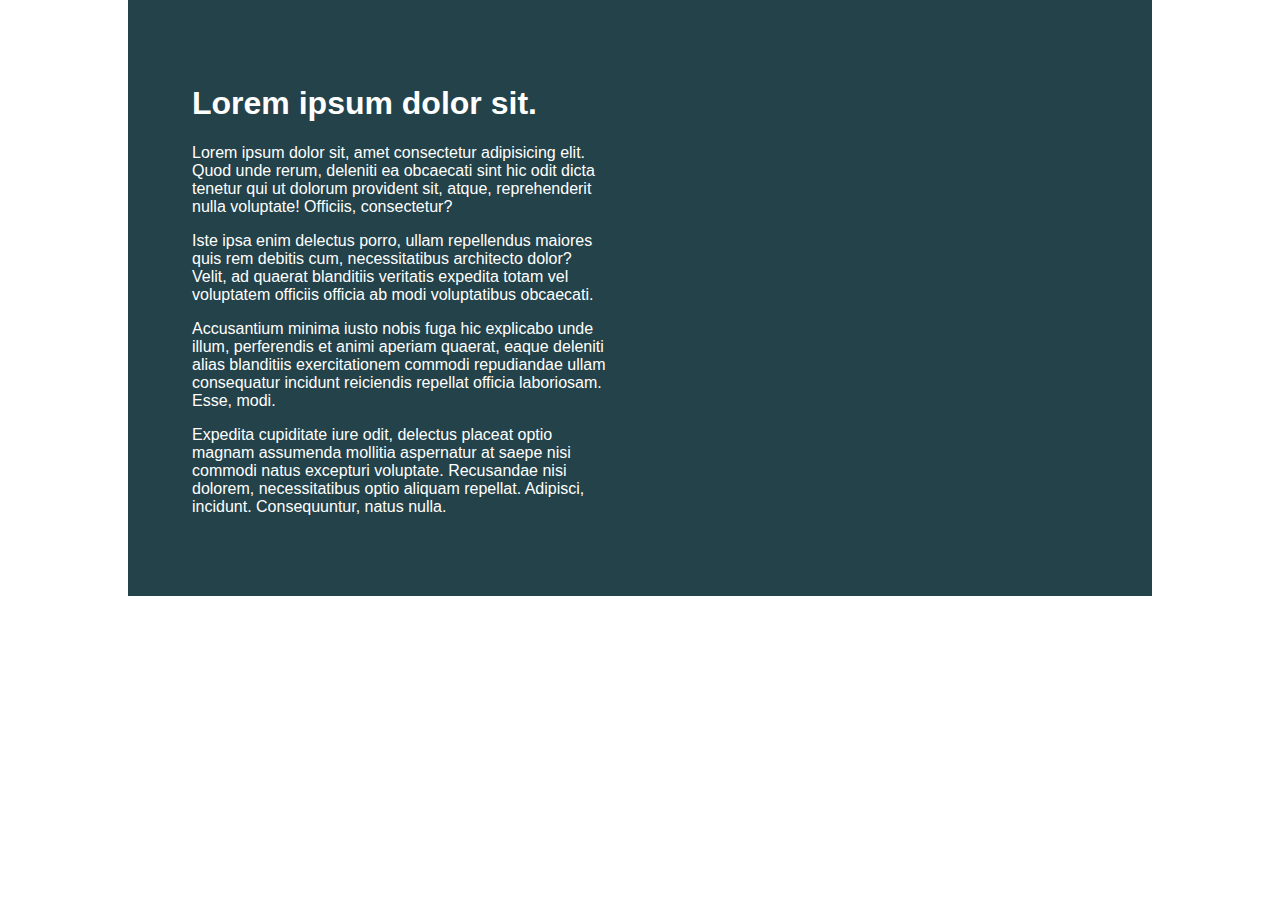
<file: day#1/index.html>
<!DOCTYPE html>
<html lang="en">

<head>
    <meta charset="UTF-8">
    <meta name="viewport" content="width=device-width, initial-scale=1.0">
    <title>Day 01</title>

    <link rel="stylesheet" href="style.css">
</head>

<body>
    <div class="container">
        <div class="intro-content">
            <h1>Lorem ipsum dolor sit.</h1>
            <p>Lorem ipsum dolor sit, amet consectetur adipisicing elit. Quod unde rerum, deleniti ea obcaecati sint hic
                odit dicta tenetur qui ut dolorum provident sit, atque, reprehenderit nulla voluptate! Officiis,
                consectetur?</p>
            <p>Iste ipsa enim delectus porro, ullam repellendus maiores quis rem debitis cum, necessitatibus architecto
                dolor? Velit, ad quaerat blanditiis veritatis expedita totam vel voluptatem officiis officia ab modi
                voluptatibus obcaecati.</p>
            <p>Accusantium minima iusto nobis fuga hic explicabo unde illum, perferendis et animi aperiam quaerat, eaque
                deleniti alias blanditiis exercitationem commodi repudiandae ullam consequatur incidunt reiciendis
                repellat officia laboriosam. Esse, modi.</p>
            <p>Expedita cupiditate iure odit, delectus placeat optio magnam assumenda mollitia aspernatur at saepe nisi
                commodi natus excepturi voluptate. Recusandae nisi dolorem, necessitatibus optio aliquam repellat.
                Adipisci, incidunt. Consequuntur, natus nulla.</p>
        </div>
    </div>
</body>

</html>
</file>
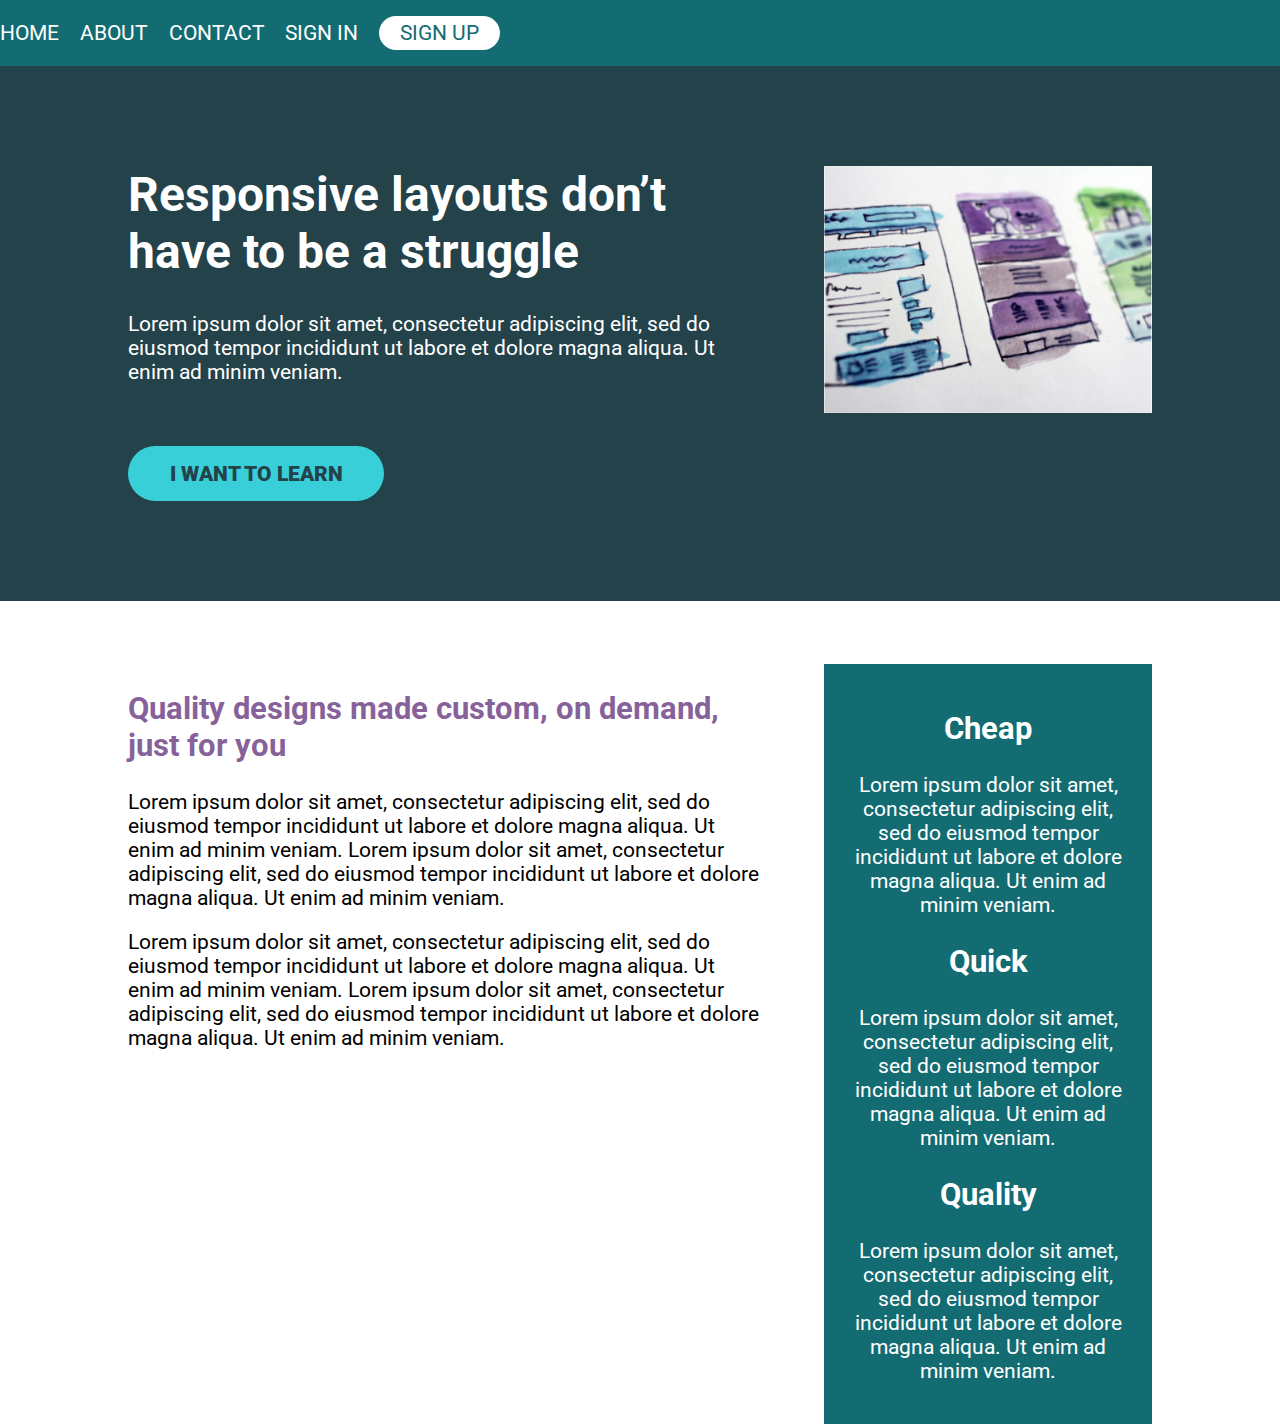
<file: day#11/index.html>
<!DOCTYPE html>
<html lang="en">
<head>
    <meta charset="UTF-8">
    <meta name="viewport" content="width=device-width, initial-scale=1.0">
    <title>Conquering Responsive Layouts</title>
    <link href="https://fonts.googleapis.com/css2?family=Roboto:wght@400;900&display=swap" rel="stylesheet"> 
    <link rel="stylesheet" href="style.css">
</head>
<body>
    <header>
        <nav class="nav">
            <ul class="nav__list">
                <li class="nav__item"><a href="#" class="nav__link">Home</a></li>
                <li class="nav__item"><a href="#" class="nav__link">About</a></li>
                <li class="nav__item"><a href="#" class="nav__link">Contact</a></li>
                <li class="nav__item"><a href="#" class="nav__link">Sign In</a></li>
                <li class="nav__item"><a href="#" class="nav__link nav__link--button">Sign up</a></li>
            </ul>
        </nav>
    </header>

    <section class="hero">
        <div class="container row">
            <div class="hero__text">
                <h1>Responsive layouts don’t have to be a struggle</h1>
                <p>Lorem ipsum dolor sit amet, consectetur adipiscing elit, sed do eiusmod tempor incididunt ut labore et dolore magna aliqua. Ut enim ad minim veniam.</p>
                <a href="#" class="btn">I want to learn</a>
            </div>
            <img src="img/hero-img.jpg" alt="UX design sketches" class="hero__img">
        </div>
    </section> 

    <main class="main container row">
            <section class="primary-content">
                <h2 class="section-title">Quality designs made custom, on demand, just for you</h2>
                <p>Lorem ipsum dolor sit amet, consectetur adipiscing elit, sed do eiusmod tempor incididunt ut labore et dolore magna aliqua. Ut enim ad minim veniam. Lorem ipsum dolor sit amet, consectetur adipiscing elit, sed do eiusmod tempor incididunt ut labore et dolore magna aliqua. Ut enim ad minim veniam.</p>
                <p>Lorem ipsum dolor sit amet, consectetur adipiscing elit, sed do eiusmod tempor incididunt ut labore et dolore magna aliqua. Ut enim ad minim veniam. Lorem ipsum dolor sit amet, consectetur adipiscing elit, sed do eiusmod tempor incididunt ut labore et dolore magna aliqua. Ut enim ad minim veniam.</p>
            </section>
            <aside class="sidebar">
                <h2 class="sidebar-title">Cheap</h2>
                <p>Lorem ipsum dolor sit amet, consectetur adipiscing elit, sed do eiusmod tempor incididunt ut labore et dolore magna aliqua. Ut enim ad minim veniam.</p>

                <h2 class="sidebar-title">Quick</h2>
                <p>Lorem ipsum dolor sit amet, consectetur adipiscing elit, sed do eiusmod tempor incididunt ut labore et dolore magna aliqua. Ut enim ad minim veniam.</p>

                <h2 class="sidebar-title">Quality</h2>
                <p>Lorem ipsum dolor sit amet, consectetur adipiscing elit, sed do eiusmod tempor incididunt ut labore et dolore magna aliqua. Ut enim ad minim veniam.</p>
            </aside>
    </main>

</body>
</html>
</file>
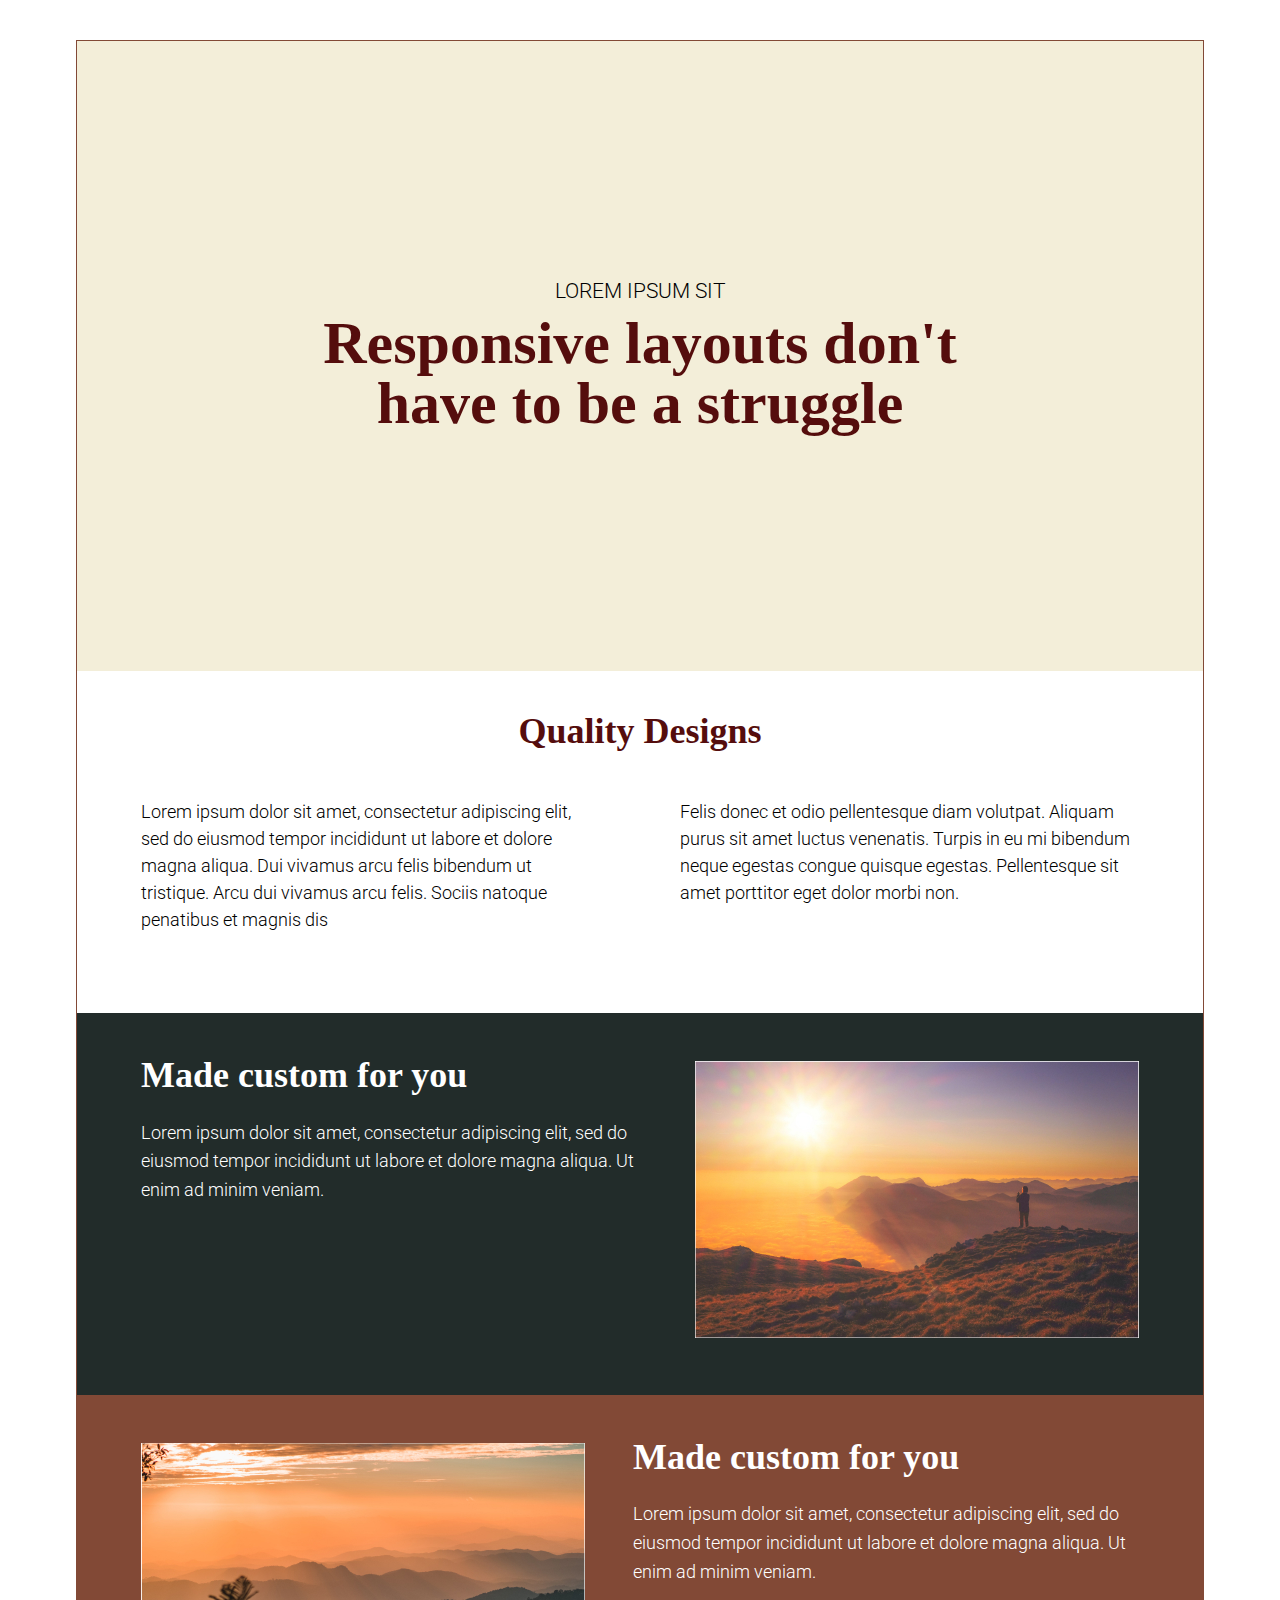
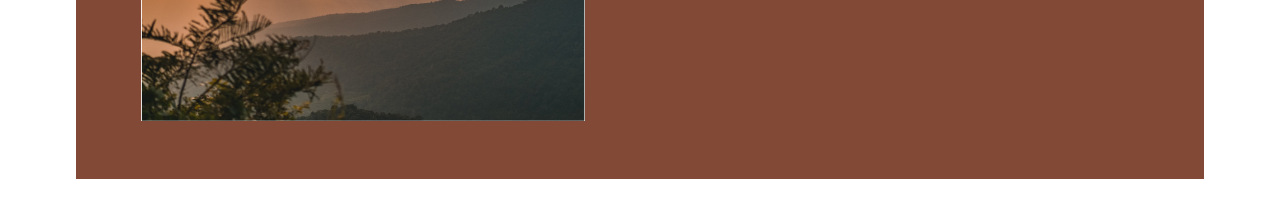
<file: day#12/index.html>
<!DOCTYPE html>
<html lang="en">

<head>
    <meta charset="UTF-8">
    <meta http-equiv="X-UA-Compatible" content="IE=edge">
    <meta name="viewport" content="width=device-width, initial-scale=1.0">
    <link rel="preconnect" href="https://fonts.gstatic.com">
    <link
        href="https://fonts.googleapis.com/css2?family=Playfair+Display:wght@900&family=Roboto:wght@300;400&display=swap"
        rel="stylesheet">
    <link rel="stylesheet" href="main.css">
    <title>Document</title>
</head>

<body>
    <section class="container">
        <section class="hero">
            <div class="hero_div">
                <h6>lorem ipsum sit</h6>
                <h2>Responsive layouts don't have to be a struggle</h2>
            </div>
        </section>

        <div class="subcontainer seconddiv">
            <div class="seconddiv_header">
                <h4>Quality Designs</h4>
            </div>
            <div class="seconddiv_texts">
                <div class="item">Lorem ipsum dolor sit amet, consectetur adipiscing elit,
                    sed do eiusmod tempor incididunt ut labore et dolore
                    magna aliqua. Dui vivamus arcu felis bibendum ut
                    tristique. Arcu dui vivamus arcu felis. Sociis natoque
                    penatibus et magnis dis</div>
                <div class="item">Felis donec et odio pellentesque diam volutpat. Aliquam
                    purus sit amet luctus venenatis. Turpis in eu mi
                    bibendum neque egestas congue quisque egestas.
                    Pellentesque sit amet porttitor eget dolor morbi non.</div>
            </div>

        </div>
        <div class="subcontainer thirddiv">
            <div class="item">
                <h4>Made custom for you</h4>
                <p>Lorem ipsum dolor sit amet, consectetur adipiscing elit,
                    sed do eiusmod tempor incididunt ut labore et dolore
                    magna aliqua. Ut enim ad minim veniam.</p>
            </div>
            <div class="item image"><img src="image-01.jpg" alt="a man on the mountain is looking to the sun">
            </div>
        </div>
        <div class="subcontainer fourthdiv">
            <div class="item image"><img src="image-02.jpg" alt="a man on the mountain is looking to the sun"></div>
                <div class="item">
                    <h4>Made custom for you</h4>
                    <p>Lorem ipsum dolor sit amet, consectetur adipiscing elit,
                        sed do eiusmod tempor incididunt ut labore et dolore
                        magna aliqua. Ut enim ad minim veniam.</p>
                </div>


            </div>
        </div>


    </section>

</body>

</html>
</file>
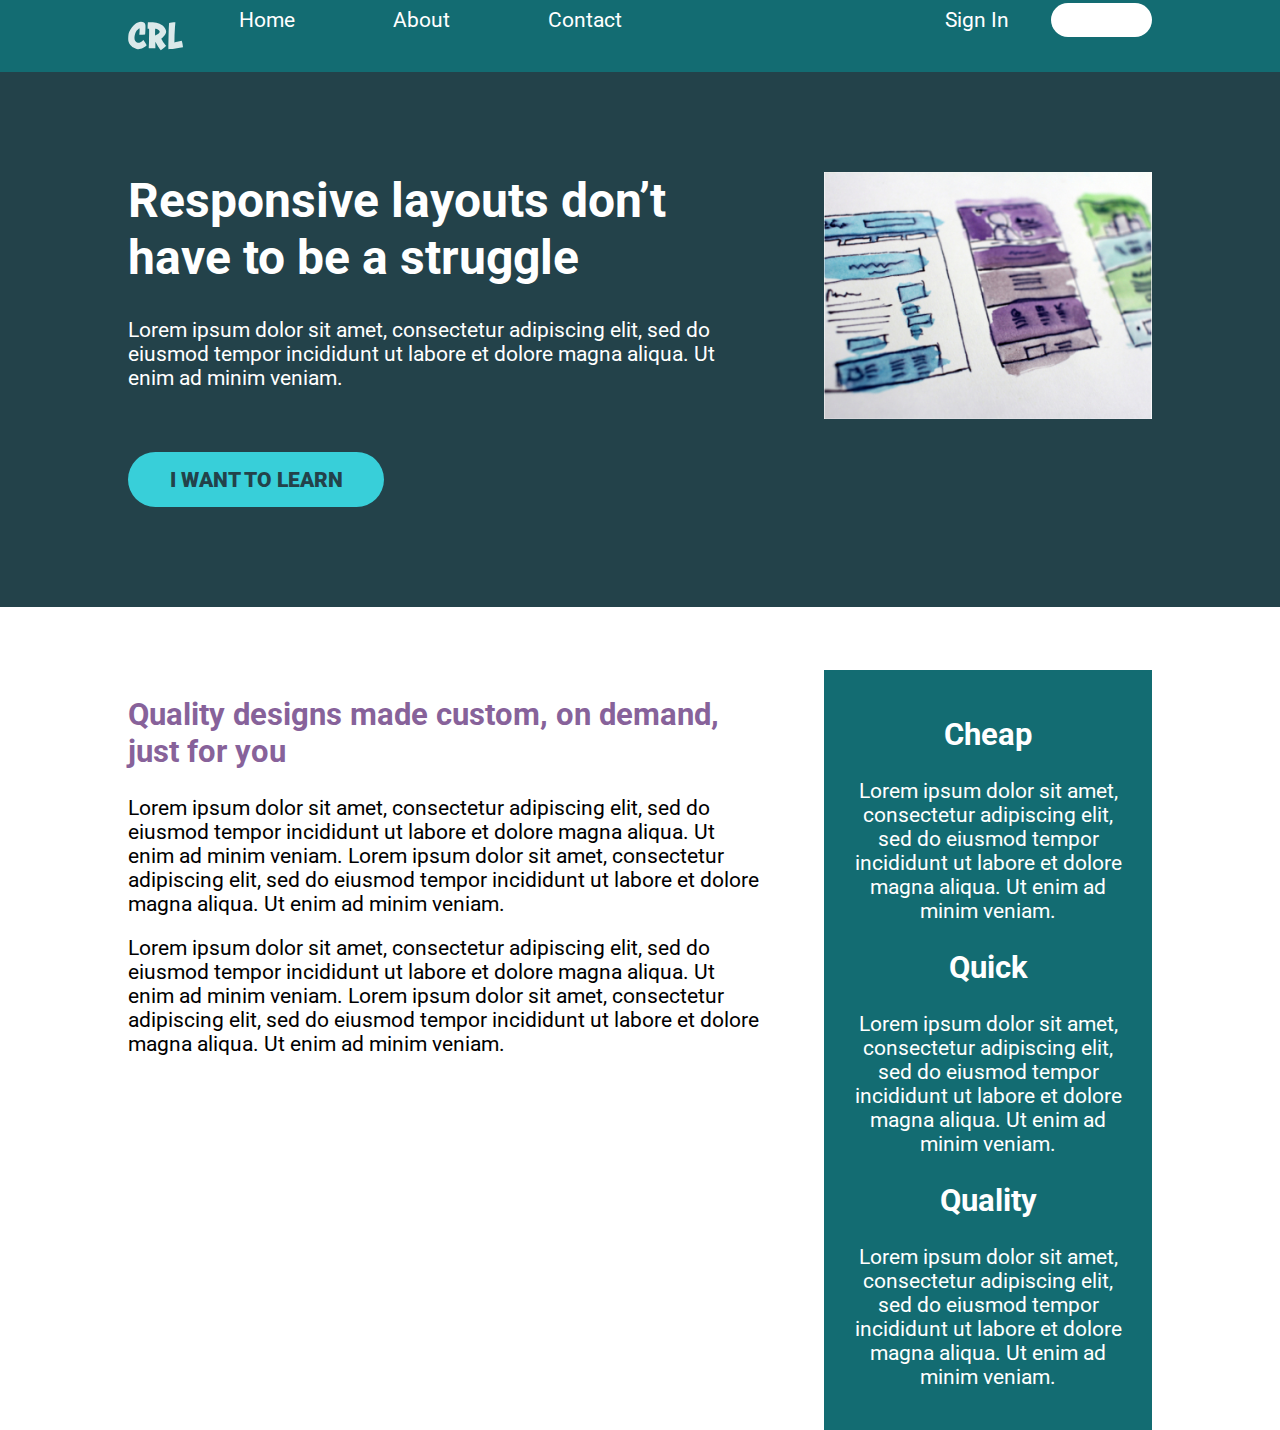
<file: day#19/index.html>
<!DOCTYPE html>
<html lang="en">
<head>
    <meta charset="UTF-8">
    <meta name="viewport" content="width=device-width, initial-scale=1.0">
    <title>Conquering Responsive Layouts</title>
    <link href="https://fonts.googleapis.com/css2?family=Roboto:wght@400;900&display=swap" rel="stylesheet"> 
    <link rel="stylesheet" href="style.css">
</head>
<body>
    <header> 
        <div class="container row navset">
            <button class="nav-toggle" aria-label="open navigation">
                <span class="hamburger"></span>
            </button>
            <a class="logo" href="#">
                <img src="img/logo.svg" alt="conquering responsive layouts">
            </a>
            <nav class="nav">
                <ul class="nav__list nav__list--primary">
                    <li class="nav__item"><a href="#" class="nav__link">Home</a></li>
                    <li class="nav__item"><a href="#" class="nav__link">About</a></li>
                    <li class="nav__item"><a href="#" class="nav__link">Contact</a></li>
                </ul>
                <ul class="nav__list nav__list--secondary">
                    <li class="nav__item"><a href="#" class="nav__link">Sign In</a></li>
                    <li class="nav__item"><a href="#" class="nav__link nav__link--button">Sign up</a></li>
                </ul>
            </nav>
        </div>
    </header>
    
    <section class="hero">
        <div class="container row">
            <div class="hero__text">
                <h1>Responsive layouts don’t have to be a struggle</h1>
                <p>Lorem ipsum dolor sit amet, consectetur adipiscing elit, sed do eiusmod tempor incididunt ut labore et dolore magna aliqua. Ut enim ad minim veniam.</p>
                <a href="#" class="btn">I want to learn</a>
            </div>
            <img src="img/hero-img.jpg" alt="UX design sketches" class="hero__img">
        </div>
    </section> 

    <main class="main container row">
            <section class="primary-content">
                <h2 class="section-title">Quality designs made custom, on demand, just for you</h2>
                <p>Lorem ipsum dolor sit amet, consectetur adipiscing elit, sed do eiusmod tempor incididunt ut labore et dolore magna aliqua. Ut enim ad minim veniam. Lorem ipsum dolor sit amet, consectetur adipiscing elit, sed do eiusmod tempor incididunt ut labore et dolore magna aliqua. Ut enim ad minim veniam.</p>
                <p>Lorem ipsum dolor sit amet, consectetur adipiscing elit, sed do eiusmod tempor incididunt ut labore et dolore magna aliqua. Ut enim ad minim veniam. Lorem ipsum dolor sit amet, consectetur adipiscing elit, sed do eiusmod tempor incididunt ut labore et dolore magna aliqua. Ut enim ad minim veniam.</p>
            </section>
            <aside class="sidebar">
                <h2 class="sidebar-title">Cheap</h2>
                <p>Lorem ipsum dolor sit amet, consectetur adipiscing elit, sed do eiusmod tempor incididunt ut labore et dolore magna aliqua. Ut enim ad minim veniam.</p>

                <h2 class="sidebar-title">Quick</h2>
                <p>Lorem ipsum dolor sit amet, consectetur adipiscing elit, sed do eiusmod tempor incididunt ut labore et dolore magna aliqua. Ut enim ad minim veniam.</p>

                <h2 class="sidebar-title">Quality</h2>
                <p>Lorem ipsum dolor sit amet, consectetur adipiscing elit, sed do eiusmod tempor incididunt ut labore et dolore magna aliqua. Ut enim ad minim veniam.</p>
            </aside>
    </main>

    <script src="main.js"></script>

</body>
</html>
</file>
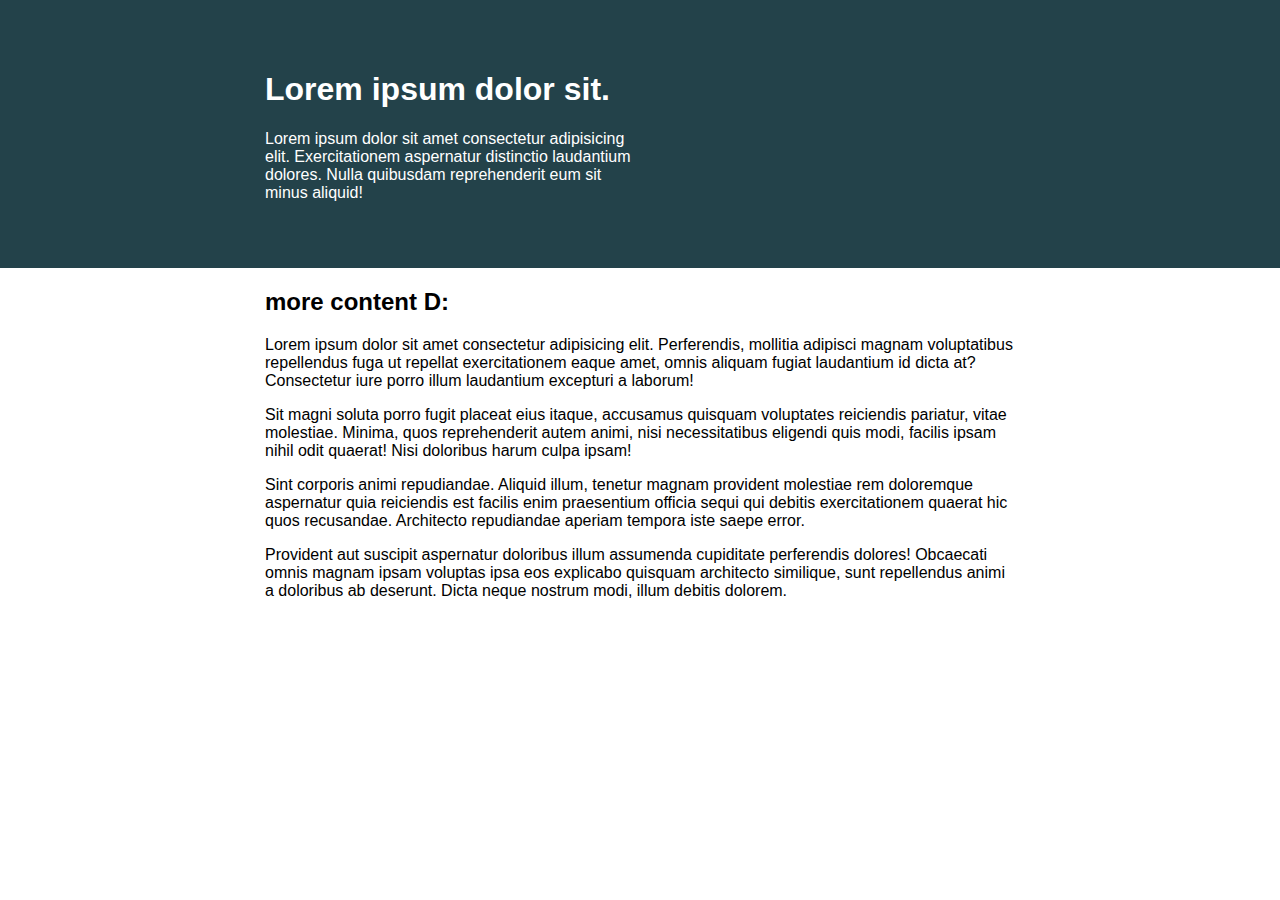
<file: day#3/index.html>
<!DOCTYPE html>
<html lang="en">

<head>
    <meta charset="UTF-8">
    <meta name="viewport" content="width=device-width, initial-scale=1.0">
    <title>Day 01</title>

    <link rel="stylesheet" href="style.css">
</head>

<body>

    <div class="intro">
        <div class="container">
            <div class="intro-content">
                <h1>Lorem ipsum dolor sit.</h1>
                <p>Lorem ipsum dolor sit amet consectetur adipisicing elit. Exercitationem aspernatur distinctio laudantium
                    dolores. Nulla quibusdam reprehenderit eum sit minus aliquid!</p>
            </div>
        </div>
    </div>

    <div class="container">
        <h2>more content D:</h2>
        <p>Lorem ipsum dolor sit amet consectetur adipisicing elit. Perferendis, mollitia adipisci magnam voluptatibus
            repellendus fuga ut repellat exercitationem eaque amet, omnis aliquam fugiat laudantium id dicta at?
            Consectetur iure porro illum laudantium excepturi a laborum!</p>
        <p>Sit magni soluta porro fugit placeat eius itaque, accusamus quisquam voluptates reiciendis pariatur, vitae
            molestiae. Minima, quos reprehenderit autem animi, nisi necessitatibus eligendi quis modi, facilis ipsam
            nihil odit quaerat! Nisi doloribus harum culpa ipsam!</p>
        <p>Sint corporis animi repudiandae. Aliquid illum, tenetur magnam provident molestiae rem doloremque aspernatur
            quia reiciendis est facilis enim praesentium officia sequi qui debitis exercitationem quaerat hic quos
            recusandae. Architecto repudiandae aperiam tempora iste saepe error.</p>
        <p>Provident aut suscipit aspernatur doloribus illum assumenda cupiditate perferendis dolores! Obcaecati omnis
            magnam ipsam voluptas ipsa eos explicabo quisquam architecto similique, sunt repellendus animi a doloribus
            ab deserunt. Dicta neque nostrum modi, illum debitis dolorem.</p>

    </div>

</body>

</html>
</file>
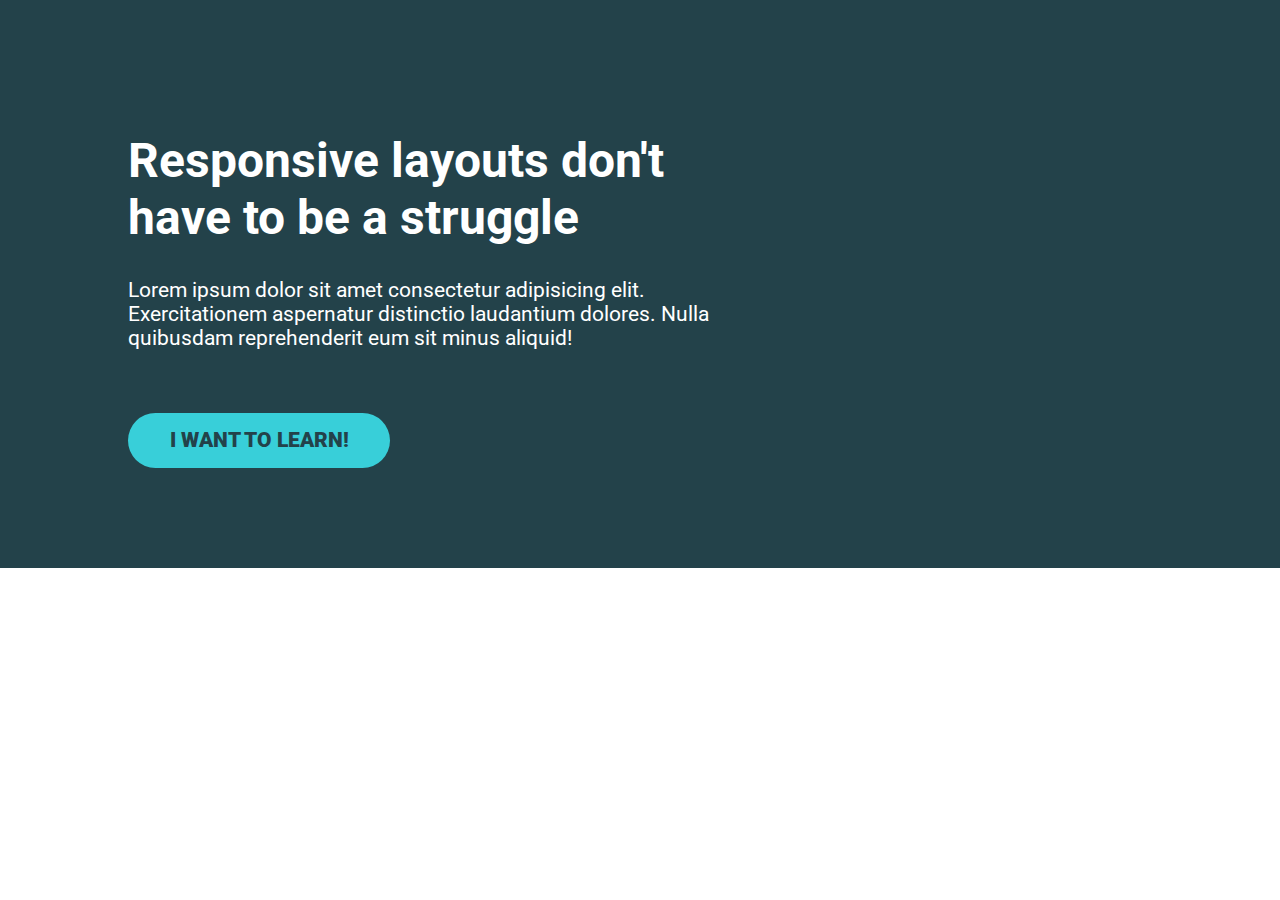
<file: day#5/index.html>
<!DOCTYPE html>
<html lang="en">
<head> 
    <meta charset="UTF-8">
    <meta name="viewport" content="width=device-width, initial-scale=1.0">
    <title>Day 05</title>
    
    <link href="https://fonts.googleapis.com/css2?family=Roboto:wght@400;700;900&display=swap" rel="stylesheet">
    <link rel="stylesheet" href="style.css">
</head>
<body>
<div class="hero">
    <div class="container">
        <div class="hero__text">
   
            <h1>Responsive layouts don't have to be a struggle</h1>
            <p>Lorem ipsum dolor sit amet consectetur adipisicing elit. Exercitationem aspernatur distinctio laudantium dolores. Nulla quibusdam reprehenderit eum sit minus aliquid!</p>
            <a href="#" class="btn">I Want To Learn!</a>
             
        </div>
    </div>
</div>
 


</body>
</html>
</file>
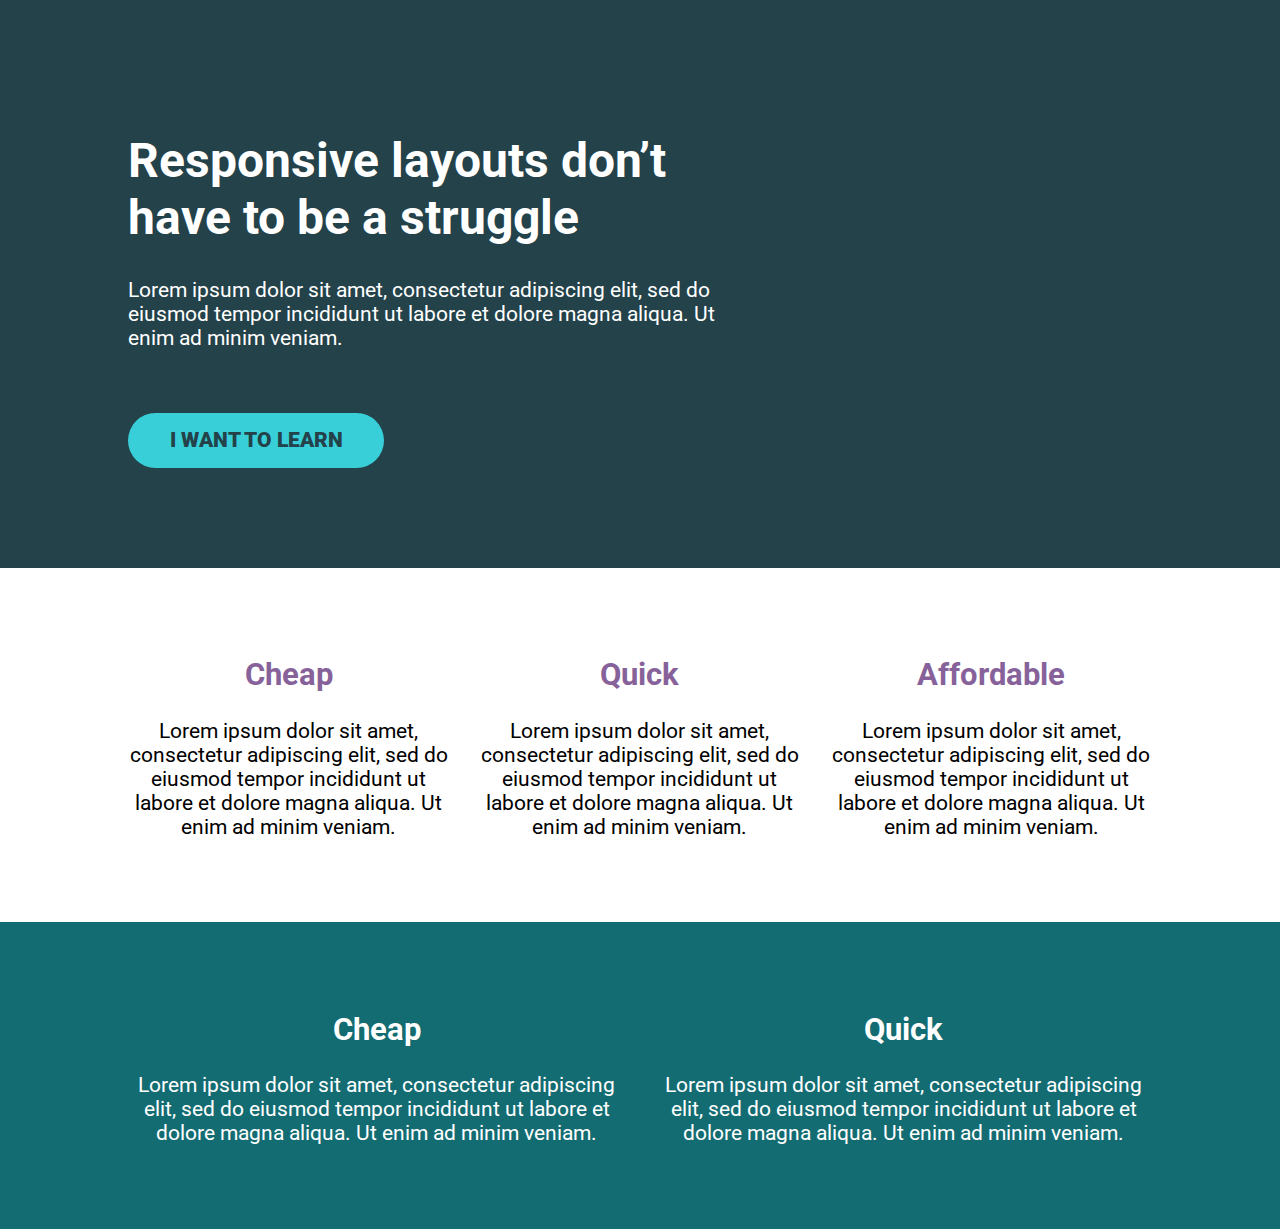
<file: day#8/index.html>
<!DOCTYPE html>
<html lang="en">
<head>
    <meta charset="UTF-8">
    <meta name="viewport" content="width=device-width, initial-scale=1.0">
    <title>Challenge time!</title>
    <link href="https://fonts.googleapis.com/css2?family=Roboto:wght@400;900&display=swap" rel="stylesheet"> 
    <link rel="stylesheet" href="style.css">
</head>
<body>
    <div class="hero">
        <div class="container">
            <div class="hero__text">
                <h1>Responsive layouts don’t have to be a struggle</h1>
                <p>Lorem ipsum dolor sit amet, consectetur adipiscing elit, sed do eiusmod tempor incididunt ut labore et dolore magna aliqua. Ut enim ad minim veniam.</p>
                <a href="#" class="btn">I want to learn</a>
            </div>
        </div>
    </div>
    <section class="three-col">
    <div class="container">
        <div class="row">
            <div class="col">
                <h2>Cheap</h2>
                <p>Lorem ipsum dolor sit amet, consectetur adipiscing elit, sed do eiusmod tempor incididunt ut labore et dolore magna aliqua. Ut enim ad minim veniam.</p>
            </div>
            <div class="col">
                <h2>Quick</h2>
                <p>Lorem ipsum dolor sit amet, consectetur adipiscing elit, sed do eiusmod tempor incididunt ut labore et dolore magna aliqua. Ut enim ad minim veniam.</p>
            </div>
            <div class="col">
                <h2>Affordable</h2>
                <p>Lorem ipsum dolor sit amet, consectetur adipiscing elit, sed do eiusmod tempor incididunt ut labore et dolore magna aliqua. Ut enim ad minim veniam.</p>
            </div>
        </div>
    </div>
</section>
<section class="two-col">
<div class="container">
    <div class="row">
    <div class="col">
        <h2>Cheap</h2>
        <p>Lorem ipsum dolor sit amet, consectetur adipiscing elit, sed do eiusmod tempor incididunt ut labore et dolore magna aliqua. Ut enim ad minim veniam.</p>
    </div>
    <div class="col">
        <h2>Quick</h2>
        <p>Lorem ipsum dolor sit amet, consectetur adipiscing elit, sed do eiusmod tempor incididunt ut labore et dolore magna aliqua. Ut enim ad minim veniam.</p>
    </div>
</div>
</div>
</section>
</body>
</html>
</file>
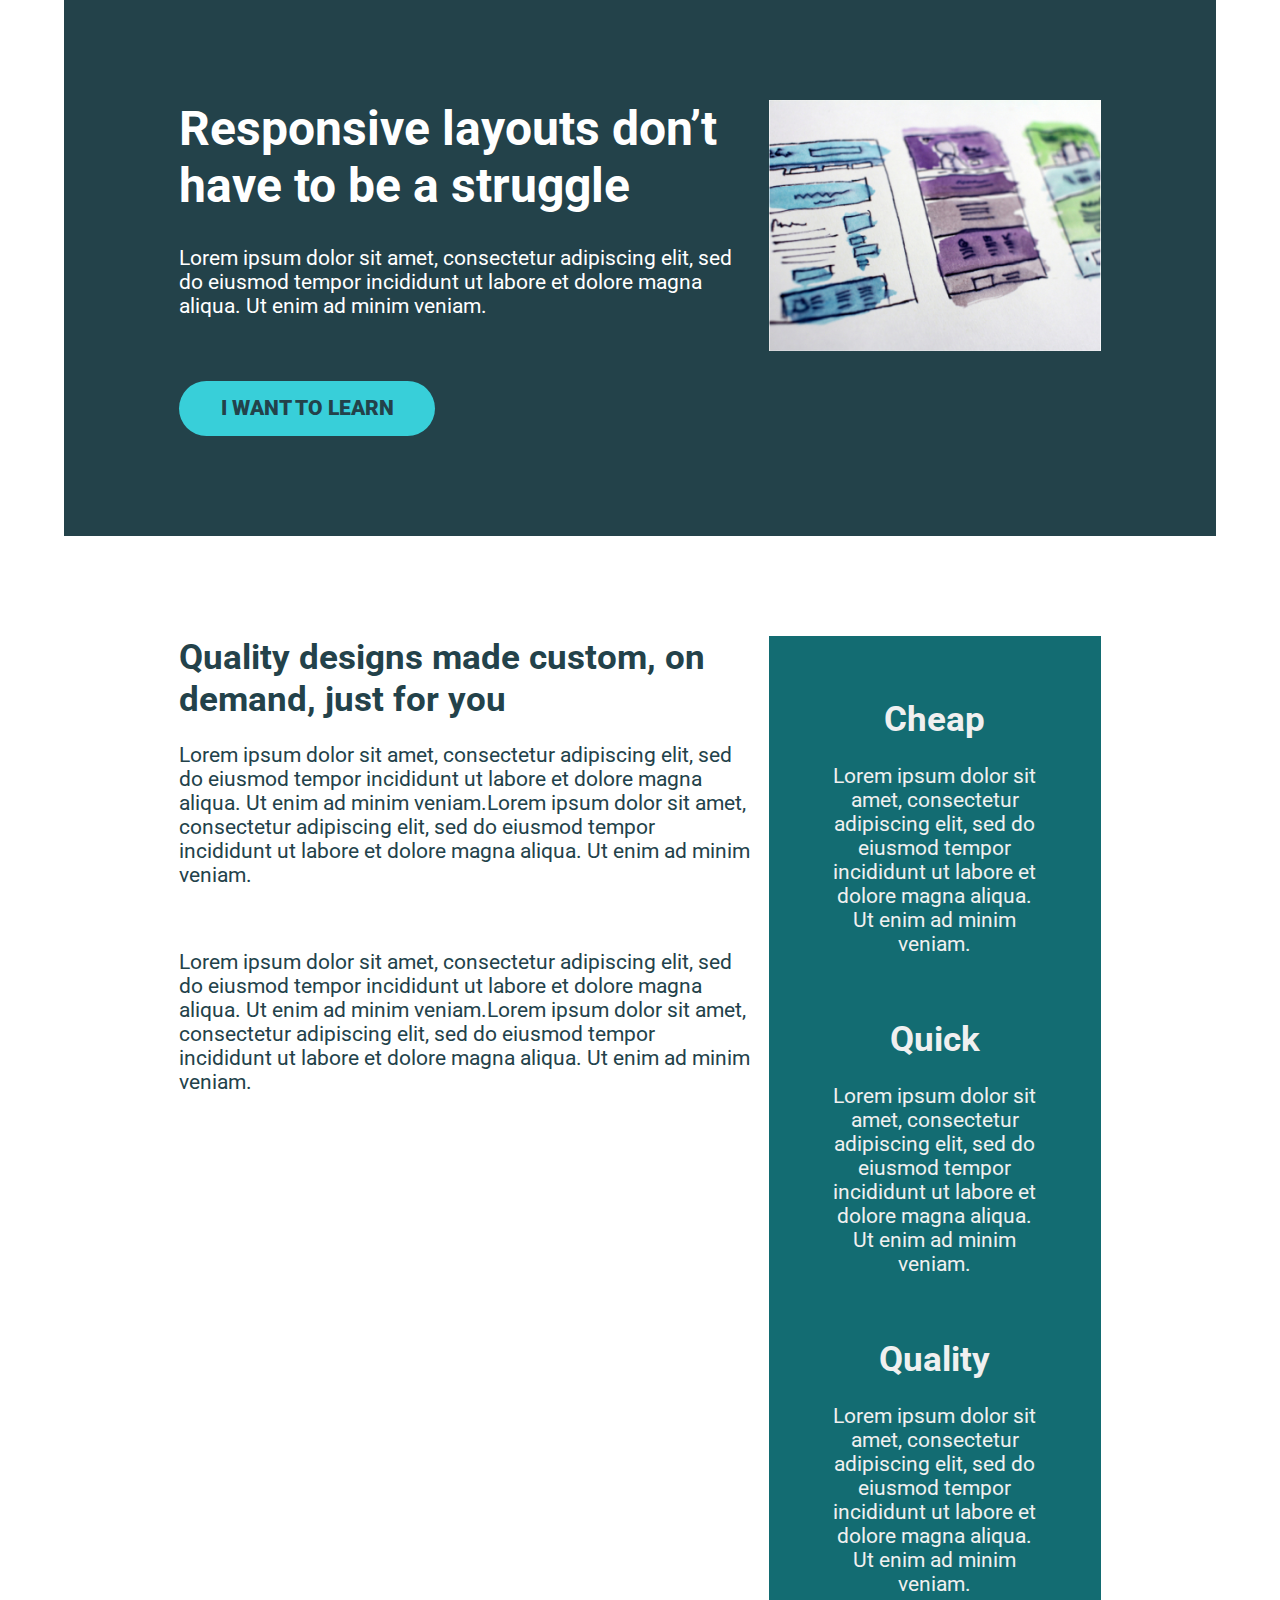
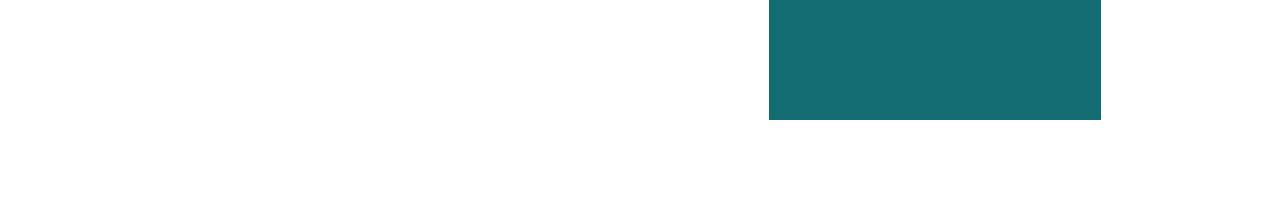
<file: day#9/index.html>
<!DOCTYPE html>
<html lang="en">

<head>
    <meta charset="UTF-8">
    <meta name="viewport" content="width=device-width, initial-scale=1.0">
    <title>Conquering Rsponsive Layouts</title>
    <link href="https://fonts.googleapis.com/css2?family=Roboto:wght@400;900&display=swap" rel="stylesheet">
    <link rel="stylesheet" href="style.css">
</head>

<body>
    <section class="hero__top">
        <div class="hero">
            <div class="container row">
                <div class="hero__text">
                    <h1>Responsive layouts don’t have to be a struggle</h1>
                    <p>Lorem ipsum dolor sit amet, consectetur adipiscing elit, sed do eiusmod tempor incididunt ut
                        labore et dolore magna aliqua. Ut enim ad minim veniam.</p>
                    <a href="#" class="btn">I want to learn</a>
                </div>
                <div class="hero__img">
                    <img src="img\hero-img.jpg" alt="newspaper illustration">

                </div>
            </div>
        </div>
    </section>
    <section class="hero__bottom">
        <div class=" hero container  secondrow">
            <div class="hero__text">
                <h1>Quality designs made custom, on demand, just for you
                </h1>
                <p>Lorem ipsum dolor sit amet, consectetur adipiscing elit, sed do eiusmod tempor incididunt ut labore
                    et dolore magna aliqua. Ut enim ad minim veniam.Lorem ipsum dolor sit amet, consectetur adipiscing
                    elit, sed do eiusmod tempor incididunt ut labore et dolore magna aliqua. Ut enim ad minim veniam.
                </p>
                <p>Lorem ipsum dolor sit amet, consectetur adipiscing elit, sed do eiusmod tempor incididunt ut labore
                    et dolore magna aliqua. Ut enim ad minim veniam.Lorem ipsum dolor sit amet, consectetur adipiscing
                    elit, sed do eiusmod tempor incididunt ut labore et dolore magna aliqua. Ut enim ad minim veniam.
                </p>

            </div>
            <div class="hero__aside">
                <div class="aside__text">
                    <div>
                        <h1> Cheap</h1>
                        <p>Lorem ipsum dolor sit amet, consectetur adipiscing elit, sed do eiusmod tempor incididunt ut
                            labore et dolore magna aliqua. Ut enim ad minim veniam.</p>
                    </div>
                    <div>
                        <h1> Quick</h1>
                        <p>Lorem ipsum dolor sit amet, consectetur adipiscing elit, sed do eiusmod tempor incididunt ut
                            labore et dolore magna aliqua. Ut enim ad minim veniam.</p>
                    </div>
                    <div>
                        <h1> Quality</h1>
                        <p>Lorem ipsum dolor sit amet, consectetur adipiscing elit, sed do eiusmod tempor incididunt ut
                            labore et dolore magna aliqua. Ut enim ad minim veniam.</p>
                    </div>
                </div>
            </div>
        </div>
    </section>



</body>

</html>
</file>
<file: day#1/style.css>
/* INSTRUCTIONS
 *
 * 1) Limit the total width of
 *    the .intro-conent to about half
 *    of it's parent
 *
 * 2) Stop the text from overflowing
 *    out the bottom at small screen
 *    widths
 *
 * You may modify the HTML if needed
 *
 */

* {
  box-sizing: border-box;
}

body {
  margin: 0;
  font-family: sans-serif;
}

.container {
  background: #23424a;
  color: white;

  width: 80%;
  margin: 0 auto;

  padding: 2em;
  
}

.container > .intro-content{
width:50%;
padding:2em;

}
</file>
<file: day#11/style.css>
/* 
////// For this challenge ///////

- All text is in the text.md file

// Requirements
   1. Get all the navigation items next to one another
   2. Add a space between all the items
*/

*, *::before, *::after {
    box-sizing: border-box;
}

body {
    margin: 0;
    font-family: 'Roboto', sans-serif;
    font-size: 1.3rem;
}

img {
    max-width: 100%;
}

h1 {
    font-size: 3rem;
    margin-top: 0;
}

.section-title {
    color: #87629A;
}

.btn {
    display: inline-block;
    text-decoration: none;
    text-transform: uppercase; 
    color: #23424A;
    font-weight: 900;
    background-color: #38CFD9;
    padding: .75em 2em;
    border-radius: 100px;
}

.btn:hover,
.btn:focus {
    opacity: .75; 
}

.container {
    width: 80%;
    max-width: 1100px;
    margin: 0 auto;
}

.row {
    display: flex;
    justify-content: space-between;
}

.col {
    /* these are now flex items */
    width: 100%;
}

.col + .col {
    margin-left: 30px;
}


header {
    background: #136c72;
    padding: 1em 0;
}

.nav__list {
    margin: 0;
    padding: 0;
    list-style: none;
    display:flex;
     
 
}
.nav__item {
    margin-right:1em;
}
.nav__link {
    color: #fff;
    text-decoration: none;
    text-transform: uppercase;
     
     
}

.nav__link--button {
    background: #fff;
    color: #136c72;
    padding: .25em 1em;
    border-radius: 10em;
}

.nav__link:hover {
    opacity: .75;
}


.hero {
    padding: 100px 0;
    background-color: #23424A;
    color: #FFF;
}

.hero__text { 
    width: 62%;
}

.hero__img {
    width: 32%;
    align-self: flex-start;
}

.hero p {
    margin-bottom: 3em;
}

.main {
    margin-top: 3em;
}

.primary-content {
    width: 62%;
}

.sidebar {
    width: 32%;
    padding: 1em;
    text-align: center;
    color: #fff;
    background-color: #136c72;
}
</file>
<file: day#12/main.css>
:root { --beige:#F3EED9;
    --brown:#824936;
    --dark:#222C2A;
    --darkred: rgb(85, 13, 13);

}

*,*::after,*::before {
    box-sizing:border-box;
    margin:0;
}



body {    
font-family: 'Roboto';

}

 h2, 
 h6 {
  text-align:center;
  
}


h2 {
    font-family: 'Playfair';
    color: var(--darkred);
    font-size: 60px;
    line-height:1em;
    font-weight:900;
}
h6 {
    font-size:21px;
    margin-bottom:10px;
     font-weight:300;
    text-transform:uppercase;
    
    
}

h4 {
    font-family:'Playfair';
    font-size:36px;
    font-weight:900;
    margin-bottom:0.8em;
   
}
.container {
    max-width:1128px;
    margin:40px auto;
    border:1px solid var(--brown);
   min-width:60%;
   
}

.hero {
    background-color:var(--beige); 
  
}

.hero_div {
  display:flex;
  flex-direction:column;  
  width:60%;
  margin:0 auto;
  min-height:70vh;
  justify-content:center; 
}
 



 .subcontainer {
     display:flex;
     padding:2.5vw 3vw;    
     min-height:38vh;
      font-family:'Roboto';
      max-width:100%;
     gap:3em;
     line-height:1.8em;
     padding:3em 4em;
     
 }
 .item {
    
     text-align:left;
     font-size:18px;
     font-family:'Roboto';
     font-weight:300;
 }

 .seconddiv {
     flex-direction:column;
     
     
 }
 .seconddiv_texts > * {
 width:46%;
 }

 .seconddiv h4 {
    color:var(--darkred);
    text-align:center;
    margin-bottom:0.2em;
    margin-inline:auto;
    
     }

.seconddiv div {
        display:inherit;
        justify-content:space-between;
        line-height:1.5em;
         
       
     }

.thirddiv {
    background-color: var(--dark);
}
.fourthdiv {
    background-color: var(--brown);
}
 .thirddiv,
 .fourthdiv {
     
         color:white;
         
        
        }
.thirddiv.item,
.fourthdiv.item  {
     flex: 1 2 50%;
}

.thirddiv.image,
.fourthdiv.image {
    flex:1 1 50%; 
   background-color:var(--dark);
}

 @media only screen and (max-width:768px) {
     h4 {
         margin-bottom:1em;
         font-size:30px;
     }
    
    .container {
        margin:0 auto;
        min-width:425px;
    }
       .subcontainer {
      display:inherit;
      flex-direction:column; 
 
    }
      .item {
          flex-grow:1;
       
      }    
      .seconddiv_texts > * {
         width:100%;
         margin-bottom:3em;

      }

      #seconddiv_header {
        margin-bottom:1.5em;
        
      }

      img {
          width:100%;
          padding:2em 0;
      }
   
 }
</file>
<file: day#19/style.css>
/* Challenge

   Make the navigation layout work
   on both mobile and large screens.

   Mobile-first, so mobile styles first,
   then add the large screen styles
   inside the existing media query

*/

*, *::before, *::after {
    box-sizing: border-box;
}

body {
    margin: 0;
    font-family: 'Roboto', sans-serif;
    font-size: 1.3rem;
}

img {
    max-width: 100%;
}

h1 {
    font-size: 3rem;
    margin-top: 0;
}

.section-title {
    color: #87629A;
}

.btn {
    display: inline-block;
    text-decoration: none;
    text-transform: uppercase; 
    color: #23424A;
    font-weight: 900;
    background-color: #38CFD9;
    padding: .75em 2em;
    border-radius: 100px;
}

.btn:hover,
.btn:focus {
    opacity: .75; 
}

.container {
    width: 80%;
    max-width: 1100px;
    margin: 0 auto;
    /* added for nav-toggle positioning */
    position: relative;
}

header {
    background: #136c72;
    padding: 1em 0;
    text-align: center;
}

.nav {
    width: 100%;
}



.nav-toggle {
    cursor: pointer;
    border: 0;
    width: 3em;
    height: 3em;
    padding: 0em;
    border-radius: 50%;
    background: #072A2D;
    color: white;
    transition: opacity 250ms ease;
    
    position: absolute;
    left: 0;
}

.nav-toggle:focus,
.nav-toggle:hover {
    opacity: .75;
}

.hamburger {
    width: 50%;
    position: relative;
}

.hamburger,
.hamburger::before,
.hamburger::after {
    display: block;
    margin: 0 auto;
    height: 3px;
    background: white;
}

.hamburger::before,
.hamburger::after {
    content: '';
    width: 100%;
}

.hamburger::before {
    transform: translateY(-6px);
}

.hamburger::after {
    transform: translateY(3px);
}

/* made changes here from video
   to make it more accessible.
   
   Works the same :) */
.nav {
    visibility: hidden;
    height: 0;
    position: absolute;
}

.nav--visible {
    visibility: visible;
    height: auto;
    position: relative;
} 

.nav__list {
    list-style: none;
    margin:0;
    padding:0;    
    font-size:1.3rem;
}
.nav__list--primary {
margin-bottom:2em;
}

.nav__link--button {
    padding: .25em .75em;
    color:#136c72;
    background-color:#fff;
    border-radius:100px;
}

.nav__item {
    margin-top:.5em;
}
.nav__item :hover,
.nav__item :focus {
    opacity:.65;
}
a {
    color:white;
    text-decoration:none;
    text-transform: uppercase;
    
}

.logo {
    height: 30px;
}


.hero {
    padding: 100px 0;
    background-color: #23424A;
    color: #FFF;
}

.hero__img {
    margin-top: 2em;
}


.hero p {
    margin-bottom: 3em;
}

.main {
    margin-top: 3em;
}


.sidebar {
    padding: 1em;
    text-align: center;
    color: #fff;
    background-color: #136c72;

}



@media (min-width: 800px) {

    
    .nav-toggle {
        display: none;
    }

    .nav {
        visibility: visible;
        display: flex;
        height: auto;
        justify-content:space-between;
        
        
    }

    .navset {
        display:flex;
        align-items:center;
     
   
    }

   


    .nav__list {
        display:flex;
        list-style:none;
   
        flex:1;
       
    }

    .nav__list--primary {
        margin-left:3em;
        justify-content:space-around;
    }

    .nav__list--secondary {
        justify-content:flex-end;

    }

    .nav__list--secondary .nav__item:nth-child(1) {
        margin-right:2em;
    }
    .nav__link {
        text-decoration:none;
        text-transform:none;
        color:white;
    }
    .row {
        display: flex;
        justify-content: space-between;

    }

    .hero__text {
        width: 62%;
    }
    
    .hero__img {
        width: 32%;
        align-self: flex-start;
        margin: 0;
    }
    
    .primary-content {
        width: 62%;
    }

    .sidebar {
        width: 32%;
    }
    
    
}
</file>
<file: day#3/style.css>
/* INSTRUCTIONS
 *
 * 1) Keep the text inside .intro-content
 *    in the same place, but have the background
 *    extend from one side of the viewport
 *    to the other, no matter how wide or narrow
 *    the browser is.
 *
 * 2) Limit the maximum width of the text in the
 *    bottom area.
 *
 * You may modify the HTML if needed
 * (you probably should for this challenge)
 *
 */

*, *::before, *::after {
  box-sizing: border-box;
}

body {
  margin: 0;
  font-family: sans-serif;
}

.container {
  width: 80%;
  max-width: 750px;
  margin: 0 auto;

}

.intro {
  background: #23424a;
  color: white;
  padding: 50px 0;
}

.intro-content {
  width: 50%;
}
</file>
<file: day#5/style.css>
/* INSTRUCTIONS
 *
 * 1) Keep the text inside .intro-content
 *    in the same place, but have the background
 *    extend from one side of the viewport
 *    to the other, no matter how wide or narrow
 *    the browser is.
 *
 * 2) Limit the maximum width of the text in the
 *    bottom area.
 *
 * You may modify the HTML if needed
 * (you probably should for this challenge)
 *
 */

*, *::before, *::after {
  box-sizing: border-box;
}

body {
  margin: 0;
 font-family:'Roboto', sans-serif;
 font-size:1.3rem;
}

h1 {
  font-size:3rem;
}
.container {
  width:80%;
  margin:0 auto;
  max-width:1100px;
 
}

 .hero {
   padding: 100px 0;
   background-color: #23424A;
   color:#FFF;
     
 }

.hero p {
  margin-bottom:3em;
}
 

.hero__text {
  width:60%;
}

.btn {
  display:inline-block;
  background-color:#38CFD9;
  padding:.75em 2em;
  border-radius:100px;
  text-decoration:none;
  color: #23424A;
text-transform:uppercase;
font-weight:900;
}

.btn:hover,
.btn:focus {
  opacity:.75;
  transform:Scale(1.05);
}
</file>
<file: day#8/style.css>
/* 
////// For this challenge ///////

- You will have to modify the HTML

- You can add new classes in the HTML
  if you need to

// Requirements
1. The headings in the first row must be
   a different color
2. The two .col at the bottom must go next
   to one another
3. The section at the bottom should have
   a dark background color and a different
   color of text
4. I've removed the "gap" that I created,
   so you'll have to add it back in

   */

*, *::before, *::after {
    box-sizing: border-box;
}

body {
    margin: 0;
    font-family: 'Roboto', sans-serif;
    font-size: 1.3rem;
}

h1 {
    font-size: 3rem;
}

.container {
    width: 80%;
    max-width: 1100px;
    margin: 0 auto;
}

.row {
    /* display: flex => flex container */
    display: flex;

    /* can't use yet */
    /* gap: 100px; */
}

.col {
    /* these are now flex items */
    width: 100%;
}

.col + .col {
    margin-left:30px;
}


.three-col {
    padding:3em 0;
    text-align:center;
}
.three-col h2 {

    color:#87629A;
}

.two-col {
    text-align:center;
    background-color: #136C72;
    color:#FFF;
    padding:3em 0;
}

.hero {
    padding: 100px 0;
    background-color: #23424A;
    color: #FFF;
}

.hero__text {
    width: 60%;
}

.hero p {
    margin-bottom: 3em;
}

.btn {
    display: inline-block;
    text-decoration: none;
    text-transform: uppercase; 
    color: #23424A;
    font-weight: 900;
    background-color: #38CFD9;
    padding: .75em 2em;
    border-radius: 100px;
}

.btn:hover,
.btn:focus {
    opacity: .75; 
}
</file>
<file: day#9/style.css>
/* 
////// For this challenge ///////

- All text is in the text.md file

// Requirements
1. Refer to the design specs for the
   overall layout 
2. The image should line up with
   the sidebar in the section
   below

*/

*, *::before, *::after {
    box-sizing: border-box;
}

body {
    margin: 0;
    font-family: 'Roboto', sans-serif;
    font-size: 1.3rem;
    width:90%;
    margin:0 auto;
}

img {
    max-width: 100%;
}

h1 {
    font-size: 3rem;
    margin-top: 0;
}

.container {
    width: 80%;
    max-width: 1100px;
    margin: 0 auto;
    
}

.row {
    /* display: flex => flex container */
    display: flex;
    justify-content: space-between;
    
    /* can't use yet */
    /* gap: 100px; */
}

.col {
    /* these are now flex items */
    width: 100%;
}

.col + .col {
    margin-left: 30px;
}

.hero {
     padding:100px 0;
    display:flex;
    margin:0 auto;
    justify-content:space-between;
     
}
.hero__text {
    width:62%;
}
.hero__top {
    background-color: #23424A;
    color: #FFF;
}

.hero__bottom {
    color:#23424A;
   display:flex;
   justify-content:space-between;
}
 
.hero__bottom h1 {
    font-size:2.2rem;
    
}
.hero__img {
    width:36%;
    align-self: flex-start;
}

.hero p {
    margin-bottom: 3em;
     
}

.hero__aside {
    width:36%;
    background-color:#136C72;
    color:#F0F0F0;
    text-align:center;
   min-width:200px;
}

.aside__text {
    padding:3em 3em;
 
}
 

.btn {
    display: inline-block;
    text-decoration: none;
    text-transform: uppercase; 
    color: #23424A;
    font-weight: 900;
    background-color: #38CFD9;
    padding: .75em 2em;
    border-radius: 100px;
}

.btn:hover,
.btn:focus {
    opacity: .75; 
}

@media only screen and (max-width:600px) {
    .row,
    .secondrow {
     display:block;
 }


 .hero__text,
 .hero__img,
 .hero__aside {
     width:100%;    
 } 

 .hero__img {
     margin-top:2em;   
 }
 .btn {
   width:100%;
   text-align:center;
}

}
</file>
